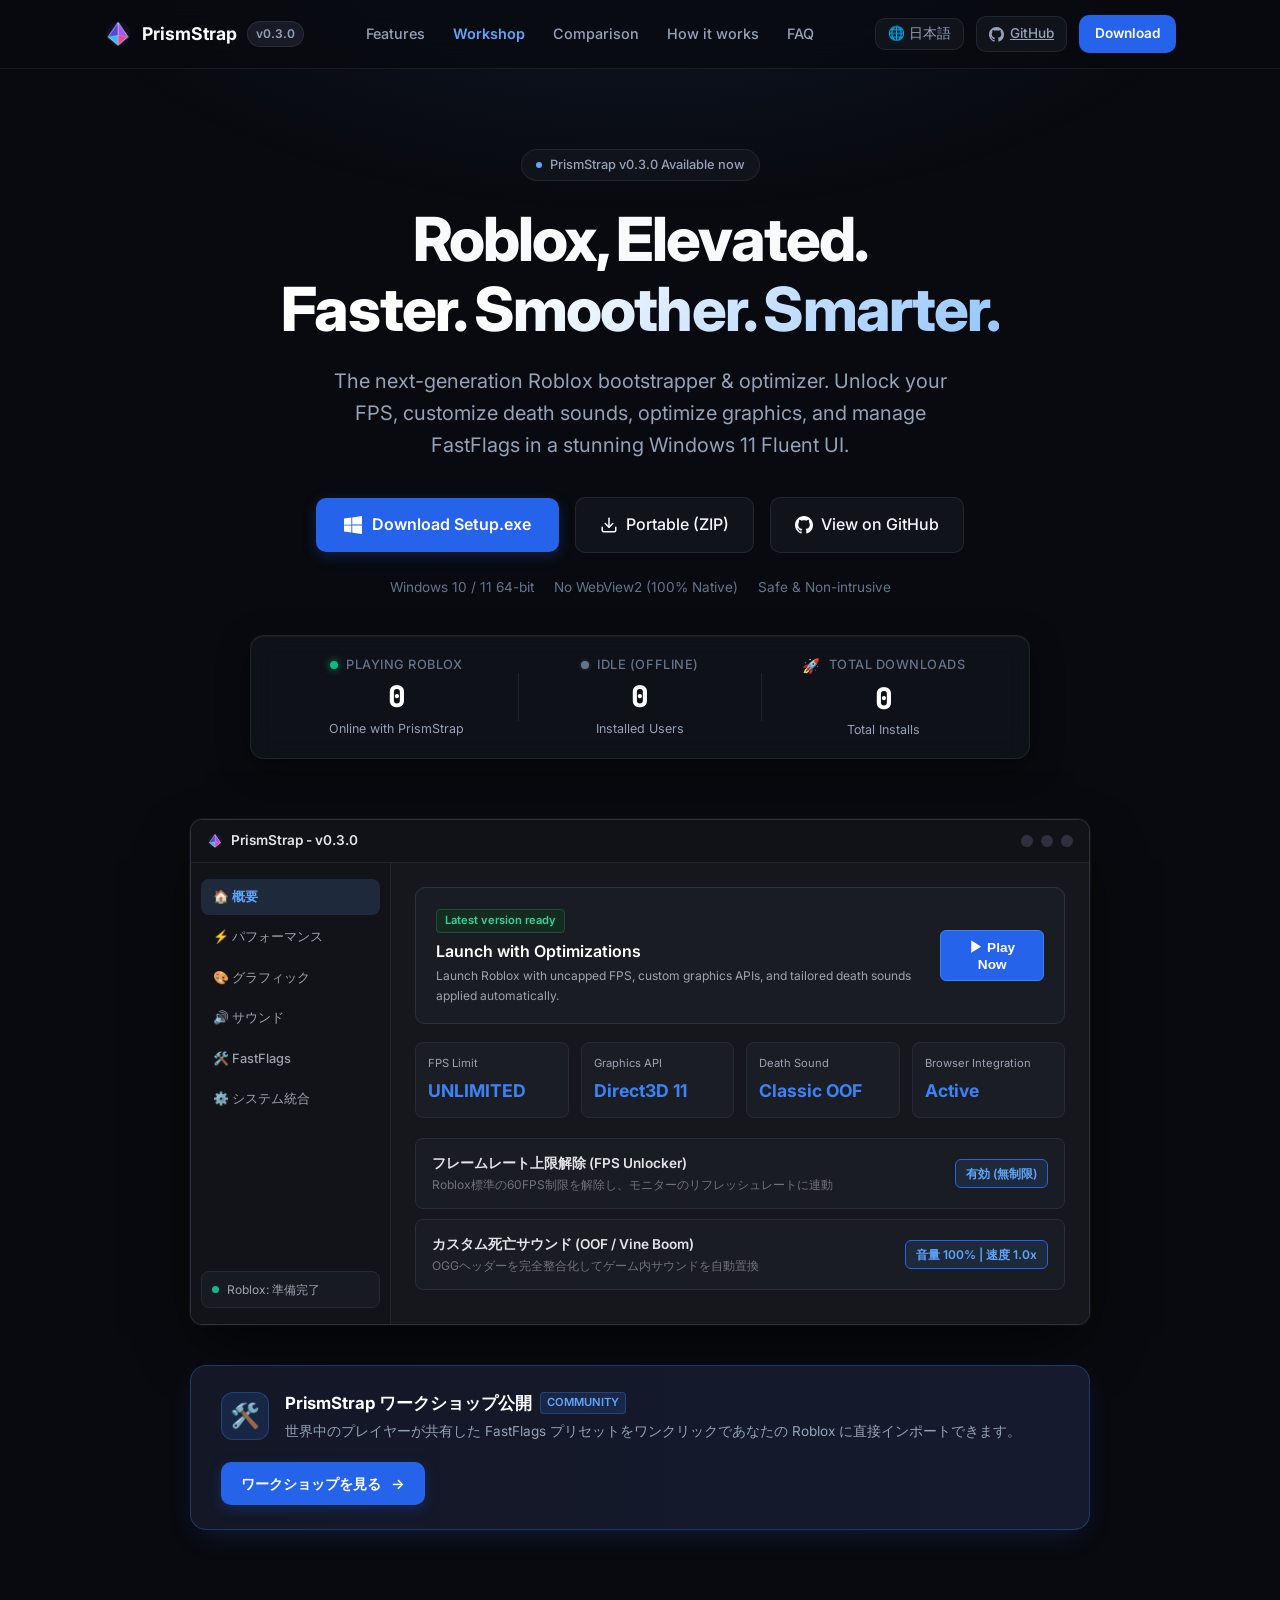
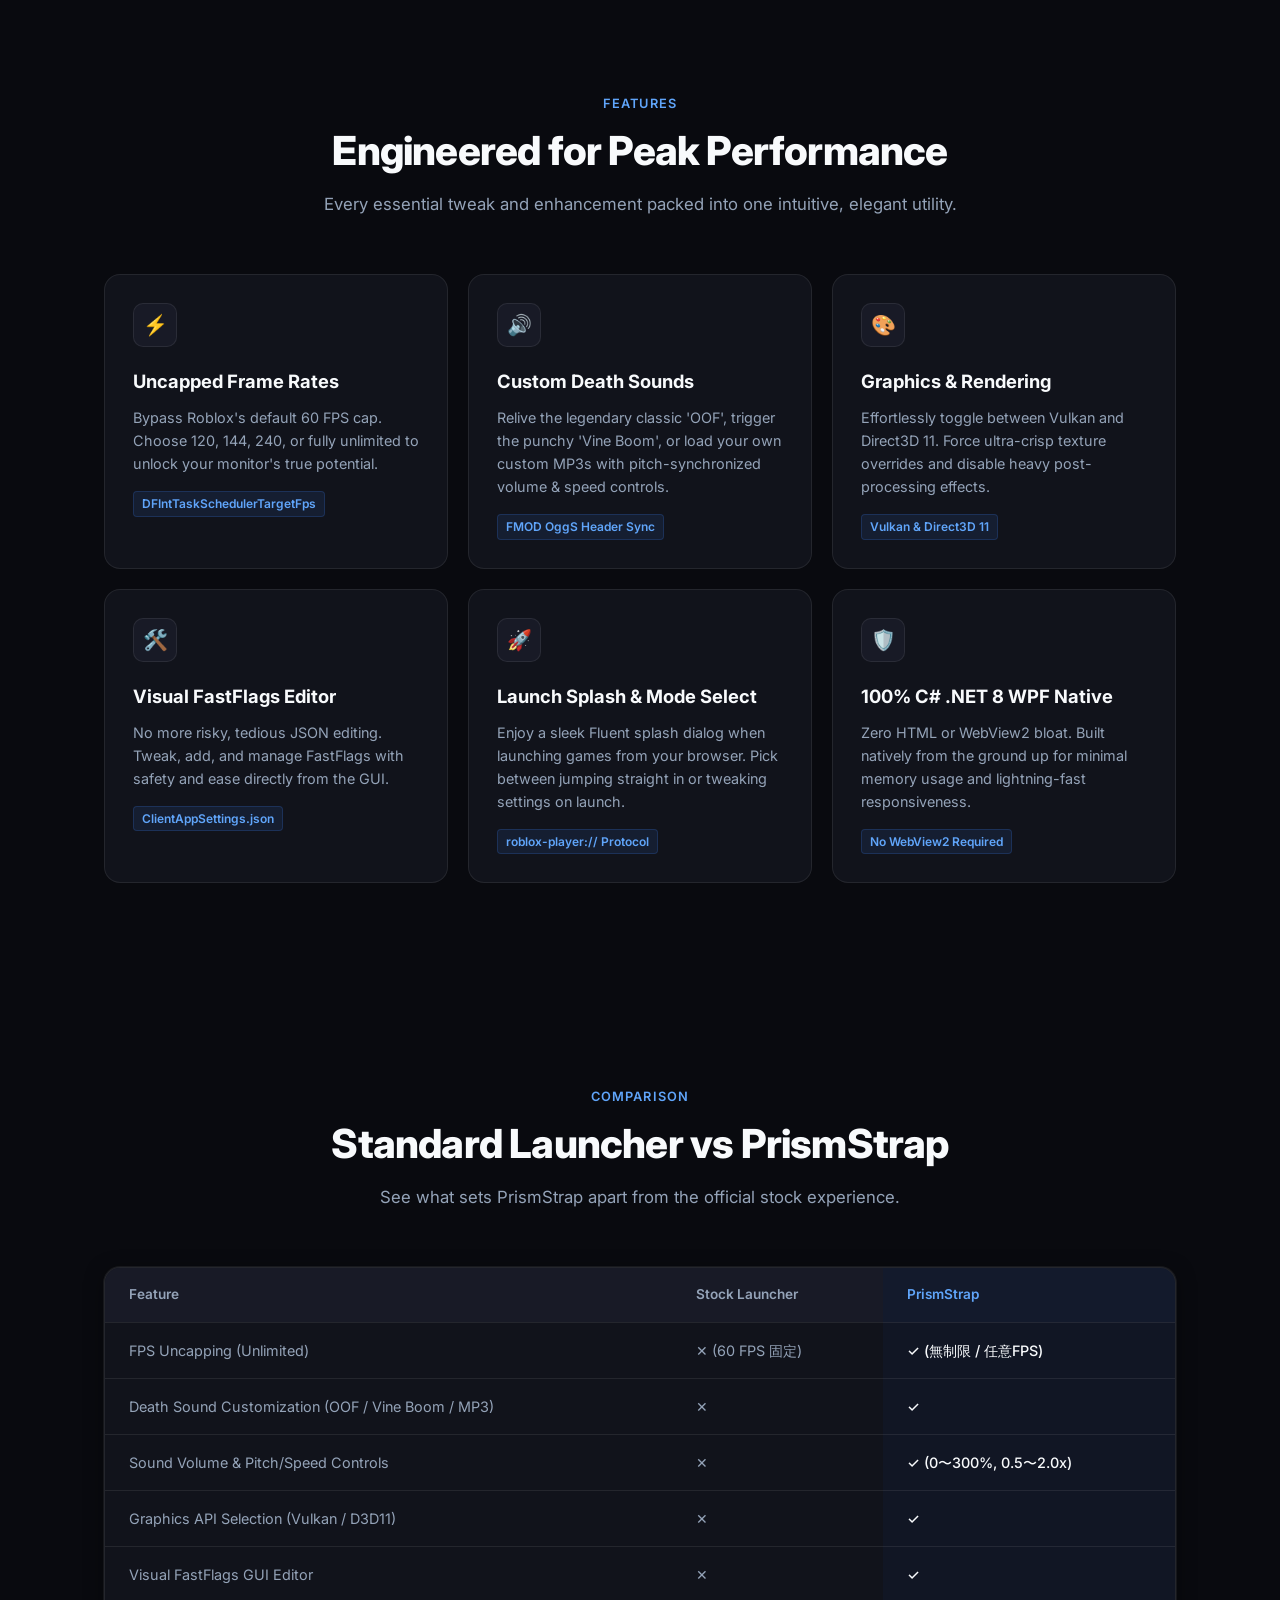
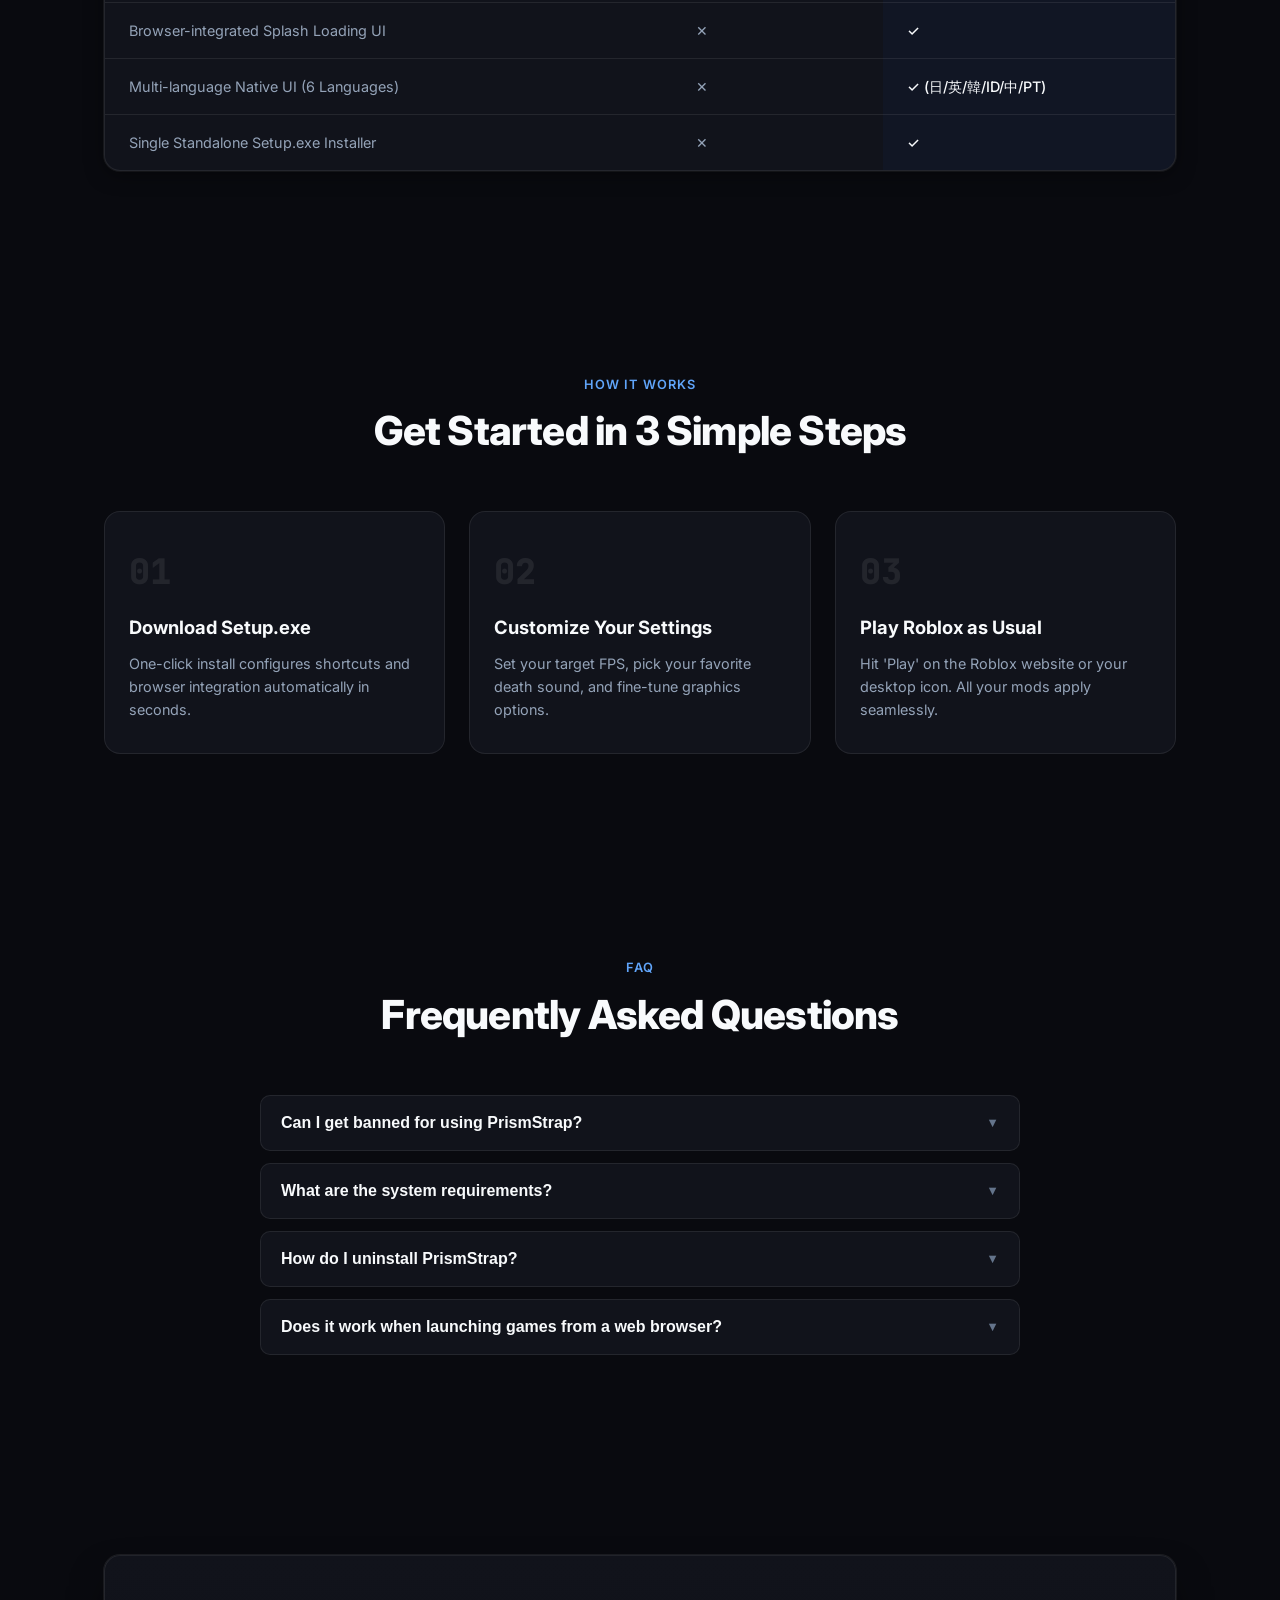
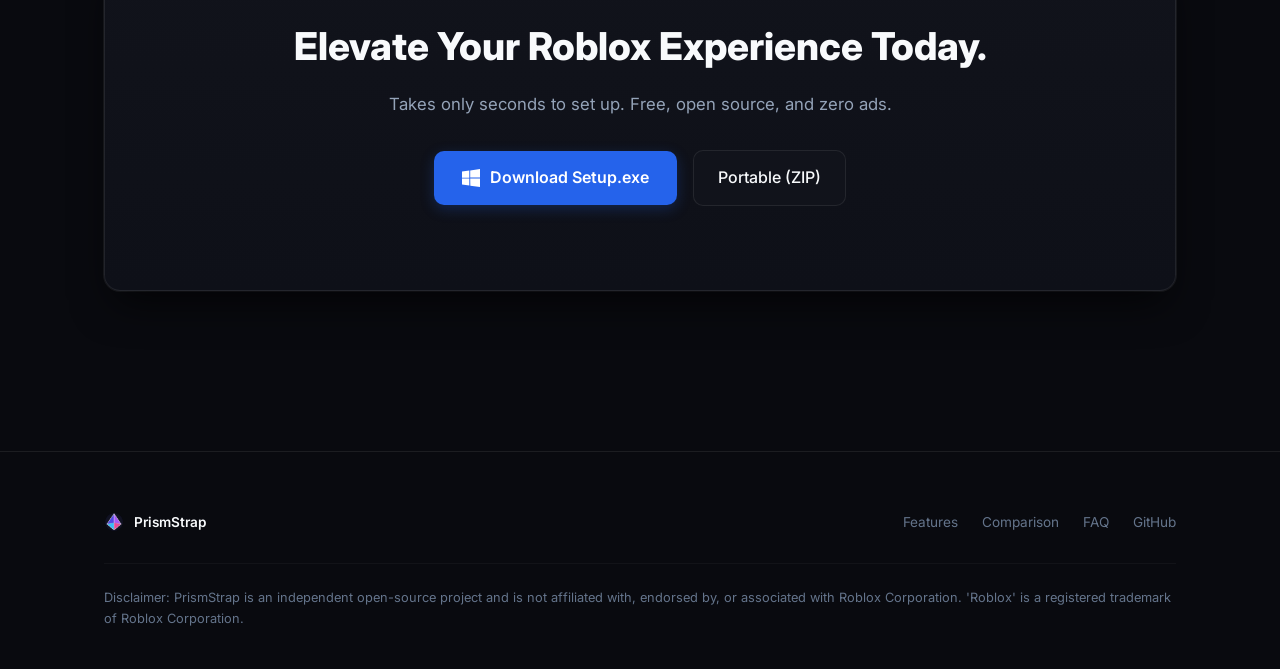
<file: website/index.html>
<!DOCTYPE html>
<html lang="ja">
<head>
  <meta charset="UTF-8">
  <meta name="viewport" content="width=device-width, initial-scale=1.0">
  <title>PrismStrap - 次世代のRobloxブートストラッパー &amp; 最適化ツール</title>
  <meta name="description" content="Robloxのための次世代ブートストラッパー。FPS上限解除、カスタム死亡サウンド、グラフィック最適化、FastFlagsエディターを美しいWindows 11 Fluent UIで。">
  <link rel="icon" type="image/png" href="assets/icon.png">
  <link rel="preconnect" href="https://fonts.googleapis.com">
  <link rel="preconnect" href="https://fonts.gstatic.com" crossorigin>
  <link href="https://fonts.googleapis.com/css2?family=Inter:wght@400;500;600;700;800&family=JetBrains+Mono:wght@500;700&display=swap" rel="stylesheet">
  <link rel="stylesheet" href="styles.css">
</head>
<body>

  <!-- Ambient Glow Effect -->
  <div class="bg-glow"></div>

  <!-- Navigation -->
  <nav class="navbar">
    <div class="container nav-container">
      <a href="#" class="nav-brand">
        <img src="assets/icon.png" alt="PrismStrap Logo" class="nav-logo">
        <span>PrismStrap</span>
        <span class="version-tag">v0.3.0</span>
      </a>

      <ul class="nav-links">
        <li><a href="#features" class="nav-link" data-i18n="navFeatures">機能</a></li>
        <li><a href="workshop.html" class="nav-link" style="color: #60A5FA; font-weight: 600;" data-i18n="navWorkshop">ワークショップ</a></li>
        <li><a href="#comparison" class="nav-link" data-i18n="navComparison">比較</a></li>
        <li><a href="#how-it-works" class="nav-link" data-i18n="navHow">導入方法</a></li>
        <li><a href="#faq" class="nav-link" data-i18n="navFaq">よくある質問</a></li>
      </ul>

      <div class="nav-actions">
        <button id="btnLang" class="btn-lang" title="Switch Language">🌐 English</button>
        <a href="https://github.com/ryusan5300-gif/PrismStrap" target="_blank" rel="noopener noreferrer" class="btn-lang" title="GitHub Repository" style="display: inline-flex; align-items: center; gap: 6px;">
          <svg width="15" height="15" viewBox="0 0 24 24" fill="currentColor"><path d="M12 0C5.37 0 0 5.37 0 12c0 5.31 3.435 9.795 8.205 11.385.6.105.825-.255.825-.57 0-.285-.015-1.23-.015-2.235-3.015.555-3.795-.735-4.035-1.41-.135-.345-.72-1.41-1.23-1.695-.42-.225-1.02-.78-.015-.795.945-.015 1.62.87 1.845 1.23 1.08 1.815 2.805 1.305 3.495.99.105-.78.42-1.305.765-1.605-2.67-.3-5.46-1.335-5.46-5.925 0-1.305.465-2.385 1.23-3.225-.12-.3-.54-1.53.12-3.18 0 0 1.005-.315 3.3 1.23.96-.27 1.98-.405 3-.405s2.04.135 3 .405c2.295-1.56 3.3-1.23 3.3-1.23.66 1.65.24 2.88.12 3.18.765.84 1.23 1.905 1.23 3.225 0 4.605-2.805 5.625-5.475 5.925.435.375.81 1.095.81 2.22 0 1.605-.015 2.895-.015 3.3 0 .315.225.69.825.57A12.02 12.02 0 0024 12c0-6.63-5.37-12-12-12z"/></svg>
          GitHub
        </a>
        <a href="https://github.com/ryusan5300-gif/PrismStrap/releases/download/v0.3.0/Setup.exe" class="btn-download-sm" data-i18n="navDownload">ダウンロード</a>
      </div>
    </div>
  </nav>

  <!-- Hero Section -->
  <header class="hero">
    <div class="container">
      <div class="badge-announcement">
        <span class="badge-dot"></span>
        <span data-i18n="badgeAnnouncement">PrismStrap v0.3.0 正式リリース</span>
      </div>

      <h1 class="hero-title" data-i18n="heroTitle">
        Roblox を、もっと自由に。<br>
        <span class="text-gradient">美しく、軽快に。</span>
      </h1>

      <p class="hero-subtitle" data-i18n="heroSubtitle">
        次世代の Roblox ブートストラッパー &amp; 最適化ツール。FPS上限解除、カスタム死亡サウンド、グラフィック最適化、FastFlagsエディターを、美しい Windows 11 Fluent UI で。
      </p>

      <div class="hero-cta">
        <a href="https://github.com/ryusan5300-gif/PrismStrap/releases/download/v0.3.0/Setup.exe" class="btn-primary">
          <svg width="18" height="18" viewBox="0 0 24 24" fill="currentColor"><path d="M0 3.449L9.75 2.1v9.451H0m10.949-9.602L24 0v11.4H10.949M0 12.6h9.75v9.451L0 20.699M10.949 12.6H24V24l-12.9-1.801"/></svg>
          <span data-i18n="btnDownloadSetup">Setup.exe をダウンロード</span>
        </a>

        <a href="https://github.com/ryusan5300-gif/PrismStrap/releases/download/v0.3.0/PrismStrap-v0.3.0-Windows.zip" class="btn-secondary">
          <svg width="18" height="18" viewBox="0 0 24 24" fill="none" stroke="currentColor" stroke-width="2" stroke-linecap="round" stroke-linejoin="round"><path d="M21 15v4a2 2 0 0 1-2 2H5a2 2 0 0 1-2-2v-4"/><polyline points="7 10 12 15 17 10"/><line x1="12" y1="15" x2="12" y2="3"/></svg>
          <span data-i18n="btnDownloadZip">ポータブル版 (ZIP)</span>
        </a>

        <a href="https://github.com/ryusan5300-gif/PrismStrap" target="_blank" rel="noopener noreferrer" class="btn-secondary">
          <svg width="18" height="18" viewBox="0 0 24 24" fill="currentColor"><path d="M12 0C5.37 0 0 5.37 0 12c0 5.31 3.435 9.795 8.205 11.385.6.105.825-.255.825-.57 0-.285-.015-1.23-.015-2.235-3.015.555-3.795-.735-4.035-1.41-.135-.345-.72-1.41-1.23-1.695-.42-.225-1.02-.78-.015-.795.945-.015 1.62.87 1.845 1.23 1.08 1.815 2.805 1.305 3.495.99.105-.78.42-1.305.765-1.605-2.67-.3-5.46-1.335-5.46-5.925 0-1.305.465-2.385 1.23-3.225-.12-.3-.54-1.53.12-3.18 0 0 1.005-.315 3.3 1.23.96-.27 1.98-.405 3-.405s2.04.135 3 .405c2.295-1.56 3.3-1.23 3.3-1.23.66 1.65.24 2.88.12 3.18.765.84 1.23 1.905 1.23 3.225 0 4.605-2.805 5.625-5.475 5.925.435.375.81 1.095.81 2.22 0 1.605-.015 2.895-.015 3.3 0 .315.225.69.825.57A12.02 12.02 0 0024 12c0-6.63-5.37-12-12-12z"/></svg>
          <span data-i18n="btnGithub">GitHub で見る</span>
        </a>
      </div>

      <div class="hero-meta">
        <span data-i18n="metaReq">✓ Windows 10 / 11 64bit 対応</span>
        <span data-i18n="metaNoWebview">✓ WebView2 不要 (100% Native)</span>
        <span data-i18n="metaSafe">✓ クライアント改造なしで安全</span>
      </div>

      <!-- Live Player Activity & Download Stats -->
      <div class="live-stats-bar">
        <div class="live-stat-card">
          <div class="live-stat-header">
            <span class="pulse-indicator pulse-green"></span>
            <span data-i18n="statOnlinePlayers">Roblox プレイ中</span>
          </div>
          <div class="live-stat-value" id="liveOnlineCount">0</div>
          <div class="live-stat-sub" data-i18n="statOnlineSub">PrismStrap でオンライン</div>
        </div>

        <div class="live-stat-divider"></div>

        <div class="live-stat-card">
          <div class="live-stat-header">
            <span class="pulse-indicator pulse-gray"></span>
            <span data-i18n="statOfflinePlayers">待機中 (オフライン)</span>
          </div>
          <div class="live-stat-value" id="liveOfflineCount">0</div>
          <div class="live-stat-sub" data-i18n="statOfflineSub">インストール済みユーザー</div>
        </div>

        <div class="live-stat-divider"></div>

        <div class="live-stat-card">
          <div class="live-stat-header">
            <span style="font-size: 0.9rem;">🚀</span>
            <span data-i18n="statDownloads">総ダウンロード数</span>
          </div>
          <div class="live-stat-value" id="liveDownloadCount">0</div>
          <div class="live-stat-sub" data-i18n="statDownloadSub">累計インストール</div>
        </div>
      </div>

      <!-- App Window Mockup -->
      <div class="app-preview-container">
        <div class="app-window">
          <!-- Title Bar -->
          <div class="window-titlebar">
            <div class="window-title">
              <img src="assets/icon.png" width="16" height="16" alt="Icon">
              <span>PrismStrap - v0.3.0</span>
            </div>
            <div class="window-controls">
              <div class="control-btn"></div>
              <div class="control-btn"></div>
              <div class="control-btn"></div>
            </div>
          </div>

          <!-- Window Content -->
          <div class="window-body">
            <!-- Sidebar -->
            <div class="mock-sidebar">
              <div class="sidebar-nav">
                <div class="nav-item active">🏠 概要</div>
                <div class="nav-item">⚡ パフォーマンス</div>
                <div class="nav-item">🎨 グラフィック</div>
                <div class="nav-item">🔊 サウンド</div>
                <div class="nav-item">🛠️ FastFlags</div>
                <div class="nav-item">⚙️ システム統合</div>
              </div>
              <div class="sidebar-status">
                <div class="status-indicator"></div>
                <span>Roblox: 準備完了</span>
              </div>
            </div>

            <!-- Main Panel -->
            <div class="mock-main">
              <!-- Banner -->
              <div class="mock-hero-banner">
                <div>
                  <span class="banner-badge" data-i18n="previewReadyBadge">最新バージョン利用可能</span>
                  <div class="banner-title" data-i18n="previewHeroTitle">最適化設定を適用して起動</div>
                  <div class="banner-desc" data-i18n="previewHeroDesc">FPS上限解除や指定したグラフィックス設定・死亡サウンドを反映した状態でRobloxを立ち上げます。</div>
                </div>
                <button class="mock-btn-launch" data-i18n="previewBtnPlay">▶ 今すぐプレイ</button>
              </div>

              <!-- 4 Metrics -->
              <div class="mock-metrics">
                <div class="metric-card">
                  <div class="metric-label" data-i18n="previewStatFps">FPS上限</div>
                  <div class="metric-val">UNLIMITED</div>
                </div>
                <div class="metric-card">
                  <div class="metric-label" data-i18n="previewStatGfx">グラフィックAPI</div>
                  <div class="metric-val">Direct3D 11</div>
                </div>
                <div class="metric-card">
                  <div class="metric-label" data-i18n="previewStatSound">死亡サウンド</div>
                  <div class="metric-val">Classic OOF</div>
                </div>
                <div class="metric-card">
                  <div class="metric-label" data-i18n="previewStatProtocol">ブラウザ連携</div>
                  <div class="metric-val">Active</div>
                </div>
              </div>

              <!-- Settings Rows -->
              <div class="mock-settings-row">
                <div>
                  <div class="setting-title">フレームレート上限解除 (FPS Unlocker)</div>
                  <div class="setting-desc">Roblox標準の60FPS制限を解除し、モニターのリフレッシュレートに連動</div>
                </div>
                <span class="mock-badge-active">有効 (無制限)</span>
              </div>

              <div class="mock-settings-row">
                <div>
                  <div class="setting-title">カスタム死亡サウンド (OOF / Vine Boom)</div>
                  <div class="setting-desc">OGGヘッダーを完全整合化してゲーム内サウンドを自動置換</div>
                </div>
                <span class="mock-badge-active">音量 100% | 速度 1.0x</span>
              </div>
            </div>
          </div>
        </div>
      <!-- Workshop Showcase Banner -->
      <div style="margin-top: 40px; background: linear-gradient(90deg, #131726 0%, #151A2E 100%); border: 1px solid rgba(59, 130, 246, 0.3); border-radius: var(--radius-lg); padding: 24px 30px; display: flex; align-items: center; justify-content: space-between; flex-wrap: wrap; gap: 20px; box-shadow: 0 10px 30px -10px rgba(37, 99, 235, 0.25);">
        <div style="display: flex; align-items: center; gap: 16px; text-align: left;">
          <div style="width: 48px; height: 48px; border-radius: 12px; background: rgba(59, 130, 246, 0.15); border: 1px solid rgba(59, 130, 246, 0.3); display: flex; align-items: center; justify-content: center; font-size: 1.5rem;">
            🛠️
          </div>
          <div>
            <div style="display: flex; align-items: center; gap: 8px; margin-bottom: 4px;">
              <span style="font-size: 1.05rem; font-weight: 700; color: #FFFFFF;">PrismStrap ワークショップ公開</span>
              <span style="font-size: 0.7rem; font-weight: 600; color: #60A5FA; background: rgba(59, 130, 246, 0.15); border: 1px solid rgba(59, 130, 246, 0.3); padding: 1px 6px; border-radius: 4px;">COMMUNITY</span>
            </div>
            <p style="font-size: 0.85rem; color: #94A3B8; margin: 0;">世界中のプレイヤーが共有した FastFlags プリセットをワンクリックであなたの Roblox に直接インポートできます。</p>
          </div>
        </div>

        <a href="workshop.html" class="btn-primary" style="padding: 10px 20px; font-size: 0.9rem;">
          <span>ワークショップを見る</span>
          <span>→</span>
        </a>
      </div>
    </div>
  </header>

  <!-- Features Section -->
  <section id="features" class="section">
    <div class="container">
      <div class="section-header">
        <span class="section-tag" data-i18n="secFeaturesTag">FEATURES</span>
        <h2 class="section-title" data-i18n="secFeaturesTitle">ゲームプレイを別次元へ引き上げる機能群</h2>
        <p class="section-desc" data-i18n="secFeaturesDesc">必要なすべての最適化を、ひとつの直感的で洗練されたアプリに凝縮。</p>
      </div>

      <div class="bento-grid">
        <!-- 1. FPS Unlocker -->
        <div class="bento-card">
          <div class="card-icon-wrap">⚡</div>
          <h3 class="card-title" data-i18n="featFpsTitle">FPS 上限解除 (Unlocker)</h3>
          <p class="card-desc" data-i18n="featFpsDesc">Robloxの標準60FPS制限を完全解除。120/144/240FPSや無制限に対応し、高リフレッシュレートモニターの性能を100%発揮します。</p>
          <span class="card-tag">DFIntTaskSchedulerTargetFps</span>
        </div>

        <!-- 2. Custom Death Sounds -->
        <div class="bento-card">
          <div class="card-icon-wrap">🔊</div>
          <h3 class="card-title" data-i18n="featSoundTitle">カスタム死亡時サウンド</h3>
          <p class="card-desc" data-i18n="featSoundDesc">伝説の元祖「OOF」音、迫力の「Vine Boom」、お好みの「カスタムMP3」を自由に設定。再生音量やピッチ連動速度も自在に調整可能。</p>
          <span class="card-tag">FMOD OggS Header Sync</span>
        </div>

        <!-- 3. Graphics & Rendering -->
        <div class="bento-card">
          <div class="card-icon-wrap">🎨</div>
          <h3 class="card-title" data-i18n="featGfxTitle">グラフィック &amp; レンダリング</h3>
          <p class="card-desc" data-i18n="featGfxDesc">Direct3D 11 や Vulkan をワンクリック選択。高解像度テクスチャの強制適用や不要なポストエフェクトの削減で軽快な描画を実現。</p>
          <span class="card-tag">Vulkan &amp; Direct3D 11</span>
        </div>

        <!-- 4. Visual FastFlags -->
        <div class="bento-card">
          <div class="card-icon-wrap">🛠️</div>
          <h3 class="card-title" data-i18n="featFlagsTitle">ビジュアル FastFlags エディター</h3>
          <p class="card-desc" data-i18n="featFlagsDesc">危険で面倒な JSON 手動編集は不要。安全な GUI からフラグの追加・変更・削除をリアルタイムに行えます。</p>
          <span class="card-tag">ClientAppSettings.json</span>
        </div>

        <!-- 5. Launch Splash & Mode Select -->
        <div class="bento-card">
          <div class="card-icon-wrap">🚀</div>
          <h3 class="card-title" data-i18n="featLaunchTitle">洗練されたロードUI &amp; モード選択</h3>
          <p class="card-desc" data-i18n="featLaunchDesc">ブラウザからの起動時も美しいスプラッシュダイアログを表示。起動時に「Robloxをプレイ」か「設定を開く」かを素早く選べます。</p>
          <span class="card-tag">roblox-player:// Protocol</span>
        </div>

        <!-- 6. 100% Native WPF -->
        <div class="bento-card">
          <div class="card-icon-wrap">🛡️</div>
          <h3 class="card-title" data-i18n="featNativeTitle">100% C# .NET 8 WPF ネイティブ</h3>
          <p class="card-desc" data-i18n="featNativeDesc">HTML/WebView2/ブラウザ依存を一切排除。純粋なネイティブコードでビルドされ、極めて軽量かつ超高速に応答します。</p>
          <span class="card-tag">No WebView2 Required</span>
        </div>
      </div>
    </div>
  </section>

  <!-- Comparison Section -->
  <section id="comparison" class="section">
    <div class="container">
      <div class="section-header">
        <span class="section-tag" data-i18n="secCompTag">COMPARISON</span>
        <h2 class="section-title" data-i18n="secCompTitle">標準ランチャーとの違い</h2>
        <p class="section-desc" data-i18n="secCompDesc">標準のRobloxランチャーでは味わえない、究極のカスタマイズ性と快適性。</p>
      </div>

      <div class="comparison-wrap">
        <table class="comparison-table">
          <thead>
            <tr>
              <th data-i18n="compColFeature">機能 / 項目</th>
              <th data-i18n="compColStandard">標準ランチャー</th>
              <th class="col-highlight" data-i18n="compColPrism">PrismStrap</th>
            </tr>
          </thead>
          <tbody>
            <tr>
              <td data-i18n="compRow1">FPS 制限解除 (無制限)</td>
              <td class="cross">✕ (60 FPS 固定)</td>
              <td class="col-highlight check">✓ (無制限 / 任意FPS)</td>
            </tr>
            <tr>
              <td data-i18n="compRow2">死亡サウンド変更 (OOF/Vine Boom/MP3)</td>
              <td class="cross">✕</td>
              <td class="col-highlight check">✓</td>
            </tr>
            <tr>
              <td data-i18n="compRow3">サウンドの音量・再生速度調整</td>
              <td class="cross">✕</td>
              <td class="col-highlight check">✓ (0〜300%, 0.5〜2.0x)</td>
            </tr>
            <tr>
              <td data-i18n="compRow4">グラフィック API 選択 (Vulkan/D3D11)</td>
              <td class="cross">✕</td>
              <td class="col-highlight check">✓</td>
            </tr>
            <tr>
              <td data-i18n="compRow5">FastFlags ビジュアル編集</td>
              <td class="cross">✕</td>
              <td class="col-highlight check">✓</td>
            </tr>
            <tr>
              <td data-i18n="compRow6">ブラウザ連携スプラッシュロードUI</td>
              <td class="cross">✕</td>
              <td class="col-highlight check">✓</td>
            </tr>
            <tr>
              <td data-i18n="compRow7">多言語ネイティブUI (6言語)</td>
              <td class="cross">✕</td>
              <td class="col-highlight check">✓ (日/英/韓/ID/中/PT)</td>
            </tr>
            <tr>
              <td data-i18n="compRow8">単一スタンドアロン Setup.exe</td>
              <td class="cross">✕</td>
              <td class="col-highlight check">✓</td>
            </tr>
          </tbody>
        </table>
      </div>
    </div>
  </section>

  <!-- How It Works Section -->
  <section id="how-it-works" class="section">
    <div class="container">
      <div class="section-header">
        <span class="section-tag" data-i18n="secStepsTag">HOW IT WORKS</span>
        <h2 class="section-title" data-i18n="secStepsTitle">導入はわずか3ステップ</h2>
      </div>

      <div class="steps-grid">
        <div class="step-card">
          <div class="step-num">01</div>
          <h3 class="step-title" data-i18n="step1Title">Setup.exe をダウンロード</h3>
          <p class="step-desc" data-i18n="step1Desc">ワンクリックでインストールが完了。ショートカットやブラウザ連携も自動で構成されます。</p>
        </div>

        <div class="step-card">
          <div class="step-num">02</div>
          <h3 class="step-title" data-i18n="step2Title">好みに合わせて最適化を設定</h3>
          <p class="step-desc" data-i18n="step2Desc">FPS上限や死亡サウンド、グラフィック設定をお好みに合わせてカスタマイズ。</p>
        </div>

        <div class="step-card">
          <div class="step-num">03</div>
          <h3 class="step-title" data-i18n="step3Title">いつも通り Roblox をプレイ</h3>
          <p class="step-desc" data-i18n="step3Desc">ブラウザやデスクトップからゲームを起動するだけで、すべての最適化が自動適用されます。</p>
        </div>
      </div>
    </div>
  </section>

  <!-- FAQ Section -->
  <section id="faq" class="section">
    <div class="container">
      <div class="section-header">
        <span class="section-tag" data-i18n="secFaqTag">FAQ</span>
        <h2 class="section-title" data-i18n="secFaqTitle">よくある質問</h2>
      </div>

      <div class="faq-wrap">
        <div class="faq-item">
          <button class="faq-question">
            <span data-i18n="faq1Q">PrismStrap を使用してアカウントが BAN される心配はありますか？</span>
            <span class="faq-arrow">▼</span>
          </button>
          <div class="faq-answer">
            <p data-i18n="faq1A">心配ありません。PrismStrap はゲームのメモリ改変やチート行為を一切行いません。Roblox公式が提供している ClientSettings (FastFlags) やオーディオアセットの安全な構成のみを行うため、規約に違反せず安全にご利用いただけます。</p>
          </div>
        </div>

        <div class="faq-item">
          <button class="faq-question">
            <span data-i18n="faq2Q">動作に必要な環境やシステム要件は？</span>
            <span class="faq-arrow">▼</span>
          </button>
          <div class="faq-answer">
            <p data-i18n="faq2A">Windows 10 / 11 (64bit) に対応しています。.NET 8 ランタイム環境で動作し、WebView2 などの重い外部コンポーネントは不要です。</p>
          </div>
        </div>

        <div class="faq-item">
          <button class="faq-question">
            <span data-i18n="faq3Q">アンインストールはどのように行いますか？</span>
            <span class="faq-arrow">▼</span>
          </button>
          <div class="faq-answer">
            <p data-i18n="faq3A">Windows の「設定」>「アプリ」>「インストールされているアプリ」から、通常のアプリと同様にワンクリックで完全にアンインストール可能です。</p>
          </div>
        </div>

        <div class="faq-item">
          <button class="faq-question">
            <span data-i18n="faq4Q">ブラウザからRobloxを起動した時も適用されますか？</span>
            <span class="faq-arrow">▼</span>
          </button>
          <div class="faq-answer">
            <p data-i18n="faq4A">はい！インストーラーで「ブラウザ連携」を有効にしておくことで、RobloxのWebサイト上の「Play」ボタンをクリックした際も PrismStrap が自動起動し、すべての最適化が反映されます。</p>
          </div>
        </div>
      </div>
    </div>
  </section>

  <!-- Final CTA Section -->
  <section id="download" class="section">
    <div class="container">
      <div class="cta-banner">
        <h2 class="cta-title" data-i18n="ctaTitle">今すぐ、最高の Roblox 体験を。</h2>
        <p class="cta-desc" data-i18n="ctaDesc">セットアップは数秒。完全に無料で、広告もありません。</p>
        
        <div class="hero-cta">
          <a href="https://github.com/ryusan5300-gif/PrismStrap/releases/download/v0.3.0/Setup.exe" class="btn-primary">
            <svg width="18" height="18" viewBox="0 0 24 24" fill="currentColor"><path d="M0 3.449L9.75 2.1v9.451H0m10.949-9.602L24 0v11.4H10.949M0 12.6h9.75v9.451L0 20.699M10.949 12.6H24V24l-12.9-1.801"/></svg>
            <span data-i18n="btnDownloadSetup">Setup.exe をダウンロード</span>
          </a>
          <a href="https://github.com/ryusan5300-gif/PrismStrap/releases/download/v0.3.0/PrismStrap-v0.3.0-Windows.zip" class="btn-secondary">
            <span data-i18n="btnDownloadZip">ポータブル版 (ZIP)</span>
          </a>
        </div>
      </div>
    </div>
  </section>

  <!-- Footer -->
  <footer class="footer">
    <div class="container">
      <div class="footer-top">
        <div class="footer-brand">
          <img src="assets/icon.png" width="20" height="20" alt="Logo">
          <span>PrismStrap</span>
        </div>
        <div class="footer-links">
          <a href="#features" class="footer-link" data-i18n="navFeatures">機能</a>
          <a href="#comparison" class="footer-link" data-i18n="navComparison">比較</a>
          <a href="#faq" class="footer-link" data-i18n="navFaq">FAQ</a>
          <a href="https://github.com/ryusan5300-gif/PrismStrap" target="_blank" rel="noopener noreferrer" class="footer-link">GitHub</a>
        </div>
      </div>
      <div class="footer-disclaimer" data-i18n="footerDisclaimer">
        免責事項: PrismStrap は独立したオープンソースプロジェクトであり、Roblox Corporation との提携、承認、関連付けは一切ありません。「Roblox」は Roblox Corporation の登録商標です。
      </div>
    </div>
  </footer>

  <script src="script.js"></script>
</body>
</html>
</file>
<file: website/styles.css>
/* ==========================================================================
   PrismStrap Official Website - Modern Minimalist Dark Theme
   ========================================================================== */

:root {
  --bg-base: #090A0F;
  --bg-surface: #11131B;
  --bg-surface-elevated: #181A26;
  --bg-surface-hover: #202332;
  --border-subtle: rgba(255, 255, 255, 0.08);
  --border-strong: rgba(255, 255, 255, 0.16);
  --border-accent: rgba(59, 130, 246, 0.4);
  
  --text-primary: #F8FAFC;
  --text-secondary: #94A3B8;
  --text-muted: #64748B;
  
  --accent-primary: #2563EB;
  --accent-hover: #1D4ED8;
  --accent-light: #60A5FA;
  --accent-glow: rgba(37, 99, 235, 0.25);
  
  --success: #10B981;
  --success-bg: rgba(16, 185, 129, 0.1);
  --success-border: rgba(16, 185, 129, 0.25);

  --font-sans: 'Inter', -apple-system, BlinkMacSystemFont, "Segoe UI", Roboto, Helvetica, Arial, sans-serif;
  --font-mono: 'JetBrains Mono', Consolas, SFMono-Regular, Menlo, monospace;

  --radius-sm: 6px;
  --radius-md: 10px;
  --radius-lg: 16px;
  --radius-full: 9999px;

  --shadow-card: 0 4px 20px -2px rgba(0, 0, 0, 0.5), 0 0 0 1px var(--border-subtle);
  --shadow-elevated: 0 20px 40px -10px rgba(0, 0, 0, 0.7), 0 0 0 1px var(--border-subtle);
}

* {
  margin: 0;
  padding: 0;
  box-sizing: border-box;
}

html {
  font-family: var(--font-sans);
  background-color: var(--bg-base);
  color: var(--text-primary);
  scroll-behavior: smooth;
  -webkit-font-smoothing: antialiased;
}

body {
  overflow-x: hidden;
  line-height: 1.6;
}

/* Background Subtle Gradient */
.bg-glow {
  position: fixed;
  top: 0;
  left: 50%;
  transform: translateX(-50%);
  width: 100vw;
  height: 600px;
  background: radial-gradient(ellipse 70% 450px at 50% -100px, rgba(59, 130, 246, 0.12), transparent 70%);
  pointer-events: none;
  z-index: -1;
}

/* Container */
.container {
  width: 100%;
  max-width: 1120px;
  margin: 0 auto;
  padding: 0 24px;
}

/* --------------------------------------------------------------------------
   Navigation
   -------------------------------------------------------------------------- */
.navbar {
  position: sticky;
  top: 0;
  width: 100%;
  z-index: 100;
  background: rgba(9, 10, 15, 0.75);
  backdrop-filter: blur(16px);
  -webkit-backdrop-filter: blur(16px);
  border-bottom: 1px solid var(--border-subtle);
  transition: border-color 0.2s ease;
}

.nav-container {
  display: flex;
  align-items: center;
  justify-content: space-between;
  height: 68px;
}

.nav-brand {
  display: flex;
  align-items: center;
  gap: 10px;
  text-decoration: none;
  color: var(--text-primary);
  font-weight: 700;
  font-size: 1.1rem;
}

.nav-logo {
  width: 28px;
  height: 28px;
  border-radius: 6px;
}

.version-tag {
  font-size: 0.75rem;
  font-weight: 600;
  color: var(--text-secondary);
  background: var(--bg-surface-elevated);
  border: 1px solid var(--border-subtle);
  padding: 2px 8px;
  border-radius: var(--radius-full);
}

.nav-links {
  display: flex;
  align-items: center;
  gap: 28px;
  list-style: none;
}

.nav-link {
  color: var(--text-secondary);
  text-decoration: none;
  font-size: 0.9rem;
  font-weight: 500;
  transition: color 0.2s ease;
}

.nav-link:hover {
  color: var(--text-primary);
}

.nav-actions {
  display: flex;
  align-items: center;
  gap: 12px;
}

.btn-lang {
  display: flex;
  align-items: center;
  gap: 6px;
  background: var(--bg-surface);
  border: 1px solid var(--border-subtle);
  color: var(--text-secondary);
  padding: 6px 12px;
  border-radius: var(--radius-md);
  font-size: 0.85rem;
  font-weight: 500;
  cursor: pointer;
  transition: all 0.2s ease;
}

.btn-lang:hover {
  background: var(--bg-surface-hover);
  color: var(--text-primary);
  border-color: var(--border-strong);
}

.btn-download-sm {
  background: var(--accent-primary);
  color: #ffffff;
  padding: 8px 16px;
  border-radius: var(--radius-md);
  text-decoration: none;
  font-size: 0.85rem;
  font-weight: 600;
  transition: background 0.2s ease, transform 0.1s ease;
}

.btn-download-sm:hover {
  background: var(--accent-hover);
}

/* --------------------------------------------------------------------------
   Hero Section
   -------------------------------------------------------------------------- */
.hero {
  padding: 80px 0 60px;
  text-align: center;
}

.badge-announcement {
  display: inline-flex;
  align-items: center;
  gap: 8px;
  background: var(--bg-surface);
  border: 1px solid var(--border-subtle);
  padding: 5px 14px;
  border-radius: var(--radius-full);
  font-size: 0.8rem;
  font-weight: 500;
  color: var(--text-secondary);
  margin-bottom: 24px;
  transition: border-color 0.2s ease;
}

.badge-announcement:hover {
  border-color: var(--border-strong);
}

.badge-dot {
  width: 6px;
  height: 6px;
  border-radius: 50%;
  background: var(--accent-light);
}

.hero-title {
  font-size: clamp(2.4rem, 5vw, 3.8rem);
  font-weight: 800;
  letter-spacing: -0.03em;
  line-height: 1.15;
  margin-bottom: 20px;
}

.text-gradient {
  background: linear-gradient(135deg, #FFFFFF 30%, #93C5FD 100%);
  -webkit-background-clip: text;
  -webkit-text-fill-color: transparent;
}

.hero-subtitle {
  font-size: clamp(1.05rem, 2vw, 1.25rem);
  color: var(--text-secondary);
  max-width: 640px;
  margin: 0 auto 36px;
  line-height: 1.6;
}

.hero-cta {
  display: flex;
  align-items: center;
  justify-content: center;
  gap: 16px;
  flex-wrap: wrap;
  margin-bottom: 24px;
}

.btn-primary {
  display: inline-flex;
  align-items: center;
  gap: 10px;
  background: var(--accent-primary);
  color: #ffffff;
  padding: 14px 28px;
  border-radius: var(--radius-md);
  text-decoration: none;
  font-size: 1rem;
  font-weight: 600;
  box-shadow: 0 4px 14px var(--accent-glow);
  transition: all 0.2s ease;
}

.btn-primary:hover {
  background: var(--accent-hover);
  transform: translateY(-1px);
  box-shadow: 0 6px 20px rgba(37, 99, 235, 0.4);
}

.btn-secondary {
  display: inline-flex;
  align-items: center;
  gap: 8px;
  background: var(--bg-surface);
  color: var(--text-primary);
  border: 1px solid var(--border-subtle);
  padding: 14px 24px;
  border-radius: var(--radius-md);
  text-decoration: none;
  font-size: 1rem;
  font-weight: 500;
  transition: all 0.2s ease;
}

.btn-secondary:hover {
  background: var(--bg-surface-hover);
  border-color: var(--border-strong);
}

.hero-meta {
  display: flex;
  align-items: center;
  justify-content: center;
  gap: 20px;
  font-size: 0.85rem;
  color: var(--text-muted);
}

.hero-meta span {
  display: flex;
  align-items: center;
  gap: 6px;
}

/* --------------------------------------------------------------------------
   App Window Mockup (Faithful Native WPF representation)
   -------------------------------------------------------------------------- */
.app-preview-container {
  margin: 60px auto 0;
  max-width: 900px;
  perspective: 1000px;
}

.app-window {
  background: #16171D;
  border-radius: 12px;
  border: 1px solid #2D303B;
  box-shadow: 0 25px 60px -15px rgba(0, 0, 0, 0.8), 0 0 0 1px rgba(255, 255, 255, 0.05);
  overflow: hidden;
  text-align: left;
}

/* Title Bar */
.window-titlebar {
  display: flex;
  align-items: center;
  justify-content: space-between;
  padding: 10px 16px;
  background: #111217;
  border-bottom: 1px solid #23252E;
}

.window-title {
  display: flex;
  align-items: center;
  gap: 8px;
  font-size: 0.85rem;
  font-weight: 600;
  color: #E4E4E7;
}

.window-controls {
  display: flex;
  align-items: center;
  gap: 8px;
}

.control-btn {
  width: 12px;
  height: 12px;
  border-radius: 50%;
  background: #2E313D;
}

/* Window Content (Sidebar + Main) */
.window-body {
  display: grid;
  grid-template-columns: 200px 1fr;
  min-height: 440px;
}

.mock-sidebar {
  background: #121319;
  border-right: 1px solid #23252E;
  padding: 16px 10px;
  display: flex;
  flex-direction: column;
  justify-content: space-between;
}

.sidebar-nav {
  display: flex;
  flex-direction: column;
  gap: 4px;
}

.nav-item {
  display: flex;
  align-items: center;
  gap: 10px;
  padding: 8px 12px;
  border-radius: 8px;
  font-size: 0.8rem;
  font-weight: 500;
  color: #9CA3AF;
  cursor: pointer;
}

.nav-item.active {
  background: #1E293B;
  color: #60A5FA;
  font-weight: 600;
}

.sidebar-status {
  background: #181A22;
  border: 1px solid #262933;
  padding: 8px 10px;
  border-radius: 8px;
  display: flex;
  align-items: center;
  gap: 8px;
  font-size: 0.75rem;
  color: #9CA3AF;
}

.status-indicator {
  width: 7px;
  height: 7px;
  border-radius: 50%;
  background: #10B981;
}

.mock-main {
  padding: 24px;
  background: #16171D;
}

.mock-hero-banner {
  background: #1A1C24;
  border: 1px solid #2E323F;
  border-radius: 10px;
  padding: 18px 20px;
  display: flex;
  align-items: center;
  justify-content: space-between;
  margin-bottom: 18px;
}

.banner-badge {
  font-size: 0.7rem;
  font-weight: 600;
  color: #34D399;
  background: #142B20;
  border: 1px solid #1F4E37;
  padding: 2px 8px;
  border-radius: 4px;
  display: inline-block;
  margin-bottom: 6px;
}

.banner-title {
  font-size: 1rem;
  font-weight: 600;
  color: #FFFFFF;
}

.banner-desc {
  font-size: 0.75rem;
  color: #9CA3AF;
  margin-top: 2px;
}

.mock-btn-launch {
  background: #2563EB;
  border: 1px solid #3B82F6;
  color: #FFFFFF;
  font-weight: 600;
  font-size: 0.85rem;
  padding: 8px 18px;
  border-radius: 6px;
}

/* Metric Cards */
.mock-metrics {
  display: grid;
  grid-template-columns: repeat(4, 1fr);
  gap: 12px;
  margin-bottom: 20px;
}

.metric-card {
  background: #1B1D25;
  border: 1px solid #282B36;
  border-radius: 8px;
  padding: 12px;
}

.metric-label {
  font-size: 0.7rem;
  color: #9CA3AF;
  margin-bottom: 4px;
}

.metric-val {
  font-size: 1.1rem;
  font-weight: 700;
  color: #3B82F6;
}

.mock-settings-row {
  background: #1A1C23;
  border: 1px solid #2A2D39;
  border-radius: 8px;
  padding: 14px 16px;
  display: flex;
  align-items: center;
  justify-content: space-between;
  margin-bottom: 10px;
}

.setting-title {
  font-size: 0.85rem;
  font-weight: 600;
  color: #E4E4E7;
}

.setting-desc {
  font-size: 0.75rem;
  color: #71717A;
}

.mock-badge-active {
  background: #1E293B;
  color: #60A5FA;
  font-size: 0.75rem;
  padding: 4px 10px;
  border-radius: 6px;
  border: 1px solid #2563EB;
  font-weight: 600;
}

/* --------------------------------------------------------------------------
   Features Section (Bento Grid)
   -------------------------------------------------------------------------- */
.section {
  padding: 100px 0;
}

.section-header {
  text-align: center;
  max-width: 640px;
  margin: 0 auto 56px;
}

.section-tag {
  display: inline-block;
  font-size: 0.8rem;
  font-weight: 600;
  color: var(--accent-light);
  text-transform: uppercase;
  letter-spacing: 0.08em;
  margin-bottom: 12px;
}

.section-title {
  font-size: clamp(1.8rem, 3.5vw, 2.5rem);
  font-weight: 800;
  letter-spacing: -0.02em;
  line-height: 1.2;
  margin-bottom: 16px;
}

.section-desc {
  font-size: 1.05rem;
  color: var(--text-secondary);
}

.bento-grid {
  display: grid;
  grid-template-columns: repeat(3, 1fr);
  gap: 20px;
}

.bento-card {
  background: var(--bg-surface);
  border: 1px solid var(--border-subtle);
  border-radius: var(--radius-lg);
  padding: 28px;
  transition: all 0.25s ease;
  position: relative;
  overflow: hidden;
}

.bento-card:hover {
  background: var(--bg-surface-elevated);
  border-color: var(--border-strong);
  transform: translateY(-2px);
}

.card-icon-wrap {
  width: 44px;
  height: 44px;
  border-radius: var(--radius-md);
  background: var(--bg-surface-elevated);
  border: 1px solid var(--border-subtle);
  display: flex;
  align-items: center;
  justify-content: center;
  font-size: 1.25rem;
  margin-bottom: 20px;
}

.card-title {
  font-size: 1.15rem;
  font-weight: 700;
  margin-bottom: 10px;
  color: var(--text-primary);
}

.card-desc {
  font-size: 0.9rem;
  color: var(--text-secondary);
  line-height: 1.6;
}

.card-tag {
  display: inline-block;
  margin-top: 16px;
  font-size: 0.75rem;
  font-weight: 600;
  color: var(--accent-light);
  background: rgba(59, 130, 246, 0.1);
  border: 1px solid rgba(59, 130, 246, 0.2);
  padding: 2px 8px;
  border-radius: 4px;
}

/* --------------------------------------------------------------------------
   Comparison Table
   -------------------------------------------------------------------------- */
.comparison-wrap {
  background: var(--bg-surface);
  border: 1px solid var(--border-subtle);
  border-radius: var(--radius-lg);
  overflow: hidden;
  box-shadow: var(--shadow-card);
}

.comparison-table {
  width: 100%;
  border-collapse: collapse;
  text-align: left;
}

.comparison-table th,
.comparison-table td {
  padding: 16px 24px;
  border-bottom: 1px solid var(--border-subtle);
}

.comparison-table th {
  background: var(--bg-surface-elevated);
  font-size: 0.85rem;
  font-weight: 600;
  color: var(--text-secondary);
}

.comparison-table th.col-highlight {
  color: var(--accent-light);
  background: rgba(37, 99, 235, 0.08);
}

.comparison-table td {
  font-size: 0.9rem;
  color: var(--text-secondary);
}

.comparison-table td.col-highlight {
  background: rgba(37, 99, 235, 0.04);
  color: var(--text-primary);
  font-weight: 500;
}

.comparison-table tr:last-child td {
  border-bottom: none;
}

.check {
  color: var(--success);
  font-weight: bold;
}

.cross {
  color: var(--text-muted);
}

/* --------------------------------------------------------------------------
   How It Works (Steps)
   -------------------------------------------------------------------------- */
.steps-grid {
  display: grid;
  grid-template-columns: repeat(3, 1fr);
  gap: 24px;
}

.step-card {
  background: var(--bg-surface);
  border: 1px solid var(--border-subtle);
  border-radius: var(--radius-lg);
  padding: 32px 24px;
  position: relative;
}

.step-num {
  font-family: var(--font-mono);
  font-size: 2.2rem;
  font-weight: 800;
  color: rgba(255, 255, 255, 0.08);
  margin-bottom: 12px;
}

.step-title {
  font-size: 1.15rem;
  font-weight: 700;
  margin-bottom: 10px;
}

.step-desc {
  font-size: 0.9rem;
  color: var(--text-secondary);
  line-height: 1.6;
}

/* --------------------------------------------------------------------------
   FAQ Accordion
   -------------------------------------------------------------------------- */
.faq-wrap {
  max-width: 760px;
  margin: 0 auto;
  display: flex;
  flex-direction: column;
  gap: 12px;
}

.faq-item {
  background: var(--bg-surface);
  border: 1px solid var(--border-subtle);
  border-radius: var(--radius-md);
  overflow: hidden;
  transition: border-color 0.2s ease;
}

.faq-item:hover {
  border-color: var(--border-strong);
}

.faq-question {
  width: 100%;
  padding: 18px 20px;
  background: none;
  border: none;
  color: var(--text-primary);
  font-size: 1rem;
  font-weight: 600;
  text-align: left;
  display: flex;
  align-items: center;
  justify-content: space-between;
  cursor: pointer;
}

.faq-arrow {
  font-size: 0.8rem;
  color: var(--text-muted);
  transition: transform 0.2s ease;
}

.faq-answer {
  max-height: 0;
  overflow: hidden;
  padding: 0 20px;
  color: var(--text-secondary);
  font-size: 0.9rem;
  line-height: 1.6;
  transition: max-height 0.25s ease, padding 0.25s ease;
}

.faq-item.active .faq-arrow {
  transform: rotate(180deg);
}

.faq-item.active .faq-answer {
  max-height: 200px;
  padding-bottom: 18px;
}

/* --------------------------------------------------------------------------
   CTA Section
   -------------------------------------------------------------------------- */
.cta-banner {
  background: linear-gradient(180deg, var(--bg-surface) 0%, #0E1018 100%);
  border: 1px solid var(--border-subtle);
  border-radius: var(--radius-lg);
  padding: 60px 40px;
  text-align: center;
  box-shadow: var(--shadow-elevated);
}

.cta-title {
  font-size: clamp(1.8rem, 3vw, 2.4rem);
  font-weight: 800;
  margin-bottom: 14px;
}

.cta-desc {
  font-size: 1.05rem;
  color: var(--text-secondary);
  max-width: 540px;
  margin: 0 auto 32px;
}

/* --------------------------------------------------------------------------
   Footer
   -------------------------------------------------------------------------- */
.footer {
  border-top: 1px solid var(--border-subtle);
  padding: 60px 0 40px;
  margin-top: 60px;
  font-size: 0.85rem;
  color: var(--text-muted);
}

.footer-top {
  display: flex;
  align-items: center;
  justify-content: space-between;
  flex-wrap: wrap;
  gap: 20px;
  margin-bottom: 30px;
}

.footer-brand {
  display: flex;
  align-items: center;
  gap: 10px;
  font-weight: 600;
  color: var(--text-primary);
}

.footer-links {
  display: flex;
  gap: 24px;
}

.footer-link {
  color: var(--text-muted);
  text-decoration: none;
  transition: color 0.2s ease;
}

.footer-link:hover {
  color: var(--text-primary);
}

.footer-disclaimer {
  border-top: 1px solid rgba(255, 255, 255, 0.04);
  padding-top: 24px;
  line-height: 1.6;
  font-size: 0.8rem;
}

/* --------------------------------------------------------------------------
   Responsive Media Queries
   -------------------------------------------------------------------------- */
@media (max-width: 900px) {
  .bento-grid {
    grid-template-columns: repeat(2, 1fr);
  }
  .steps-grid {
    grid-template-columns: 1fr;
  }
  .window-body {
    grid-template-columns: 1fr;
  }
  .mock-sidebar {
    display: none;
  }
  .mock-metrics {
    grid-template-columns: repeat(2, 1fr);
  }
}

@media (max-width: 680px) {
  .nav-links {
    display: none;
  }
  .bento-grid {
    grid-template-columns: 1fr;
  }
  .hero-meta {
    flex-direction: column;
    gap: 8px;
  }
  .mock-metrics {
    grid-template-columns: 1fr;
  }
}

/* ==========================================================================
   Workshop & FastFlags Community Styles
   ========================================================================== */

.workshop-hero {
  padding: 60px 0 30px;
  text-align: center;
}

.workshop-stats-bar {
  display: flex;
  align-items: center;
  justify-content: center;
  gap: 28px;
  margin: 20px 0 36px;
  font-size: 0.85rem;
  color: var(--text-muted);
}

.workshop-stat-item {
  display: flex;
  align-items: center;
  gap: 8px;
}

.workshop-stat-num {
  font-family: var(--font-mono);
  font-weight: 700;
  color: var(--text-primary);
}

/* Controls Bar */
.workshop-controls {
  background: var(--bg-surface);
  border: 1px solid var(--border-subtle);
  border-radius: var(--radius-lg);
  padding: 16px 20px;
  margin-bottom: 36px;
  display: flex;
  flex-direction: column;
  gap: 16px;
}

.controls-top-row {
  display: flex;
  align-items: center;
  justify-content: space-between;
  gap: 16px;
  flex-wrap: wrap;
}

.search-box-wrap {
  flex: 1;
  min-width: 260px;
  position: relative;
}

.search-icon {
  position: absolute;
  left: 14px;
  top: 50%;
  transform: translateY(-50%);
  color: var(--text-muted);
  pointer-events: none;
}

.search-input {
  width: 100%;
  background: var(--bg-surface-elevated);
  border: 1px solid var(--border-subtle);
  border-radius: var(--radius-md);
  padding: 10px 16px 10px 42px;
  color: var(--text-primary);
  font-size: 0.9rem;
  font-family: var(--font-sans);
  outline: none;
  transition: border-color 0.2s ease, box-shadow 0.2s ease;
}

.search-input:focus {
  border-color: var(--accent-light);
  box-shadow: 0 0 0 2px var(--accent-glow);
}

.search-input::placeholder {
  color: var(--text-muted);
}

.controls-actions {
  display: flex;
  align-items: center;
  gap: 12px;
}

.sort-select {
  background: var(--bg-surface-elevated);
  border: 1px solid var(--border-subtle);
  color: var(--text-secondary);
  padding: 10px 14px;
  border-radius: var(--radius-md);
  font-size: 0.85rem;
  font-family: var(--font-sans);
  outline: none;
  cursor: pointer;
  transition: border-color 0.2s ease;
}

.sort-select:focus {
  border-color: var(--border-strong);
}

.btn-publish {
  display: inline-flex;
  align-items: center;
  gap: 8px;
  background: var(--accent-primary);
  color: #ffffff;
  padding: 10px 18px;
  border-radius: var(--radius-md);
  border: none;
  font-size: 0.85rem;
  font-weight: 600;
  cursor: pointer;
  transition: background 0.2s ease, transform 0.1s ease;
}

.btn-publish:hover {
  background: var(--accent-hover);
  transform: translateY(-1px);
}

/* Category Filter Pills */
.category-pills {
  display: flex;
  align-items: center;
  gap: 8px;
  flex-wrap: wrap;
}

.category-pill {
  background: var(--bg-surface-elevated);
  border: 1px solid var(--border-subtle);
  color: var(--text-secondary);
  padding: 6px 14px;
  border-radius: var(--radius-full);
  font-size: 0.8rem;
  font-weight: 500;
  cursor: pointer;
  transition: all 0.2s ease;
}

.category-pill:hover {
  color: var(--text-primary);
  border-color: var(--border-strong);
}

.category-pill.active {
  background: var(--accent-primary);
  border-color: var(--accent-light);
  color: #ffffff;
  font-weight: 600;
}

/* Workshop Grid */
.workshop-grid {
  display: grid;
  grid-template-columns: repeat(3, 1fr);
  gap: 20px;
  margin-bottom: 60px;
}

.workshop-card {
  background: var(--bg-surface);
  border: 1px solid var(--border-subtle);
  border-radius: var(--radius-lg);
  padding: 24px;
  display: flex;
  flex-direction: column;
  justify-content: space-between;
  transition: all 0.25s ease;
  position: relative;
}

.workshop-card:hover {
  background: var(--bg-surface-elevated);
  border-color: var(--border-strong);
  transform: translateY(-2px);
  box-shadow: var(--shadow-card);
}

.card-top {
  margin-bottom: 16px;
}

.card-category-badge {
  display: inline-block;
  font-size: 0.7rem;
  font-weight: 600;
  padding: 3px 8px;
  border-radius: 4px;
  background: rgba(59, 130, 246, 0.1);
  border: 1px solid rgba(59, 130, 246, 0.2);
  color: var(--accent-light);
  margin-bottom: 10px;
}

.card-preset-title {
  font-size: 1.15rem;
  font-weight: 700;
  color: var(--text-primary);
  margin-bottom: 8px;
  line-height: 1.3;
}

.card-preset-desc {
  font-size: 0.85rem;
  color: var(--text-secondary);
  line-height: 1.5;
  margin-bottom: 14px;
  display: -webkit-box;
  -webkit-line-clamp: 2;
  -webkit-box-orient: vertical;
  overflow: hidden;
}

/* FastFlag Tags Preview */
.flag-tags-wrap {
  display: flex;
  flex-wrap: wrap;
  gap: 6px;
  margin-bottom: 16px;
}

.flag-tag {
  font-family: var(--font-mono);
  font-size: 0.7rem;
  background: #0E1017;
  border: 1px solid var(--border-subtle);
  color: #94A3B8;
  padding: 2px 7px;
  border-radius: 4px;
}

/* Author Info */
.card-author-row {
  display: flex;
  align-items: center;
  gap: 8px;
  margin-bottom: 18px;
  padding-bottom: 14px;
  border-bottom: 1px solid var(--border-subtle);
}

.author-avatar {
  width: 24px;
  height: 24px;
  border-radius: 50%;
  background: #2E3240;
  border: 1px solid var(--border-strong);
  object-fit: cover;
}

.author-name {
  font-size: 0.8rem;
  font-weight: 500;
  color: var(--text-secondary);
}

.author-verified {
  color: #38BDF8;
  font-size: 0.85rem;
}

/* Card Bottom Actions */
.card-bottom {
  display: flex;
  align-items: center;
  justify-content: space-between;
  gap: 8px;
}

.card-meta-stats {
  display: flex;
  align-items: center;
  gap: 12px;
  font-size: 0.8rem;
  color: var(--text-muted);
}

.btn-like {
  background: rgba(255, 255, 255, 0.03);
  border: 1px solid rgba(255, 255, 255, 0.08);
  border-radius: 6px;
  padding: 4px 8px;
  color: var(--text-muted);
  cursor: pointer;
  display: flex;
  align-items: center;
  gap: 5px;
  font-size: 0.8rem;
  transition: all 0.2s cubic-bezier(0.16, 1, 0.3, 1);
  user-select: none;
}

.btn-like:hover {
  background: rgba(244, 63, 94, 0.08);
  border-color: rgba(244, 63, 94, 0.25);
  color: #F43F5E;
}

.btn-like.liked {
  background: rgba(244, 63, 94, 0.12);
  border-color: rgba(244, 63, 94, 0.35);
  color: #F43F5E;
}

.btn-like.liked span:first-child {
  transform: scale(1.1);
  transition: transform 0.2s ease;
}

.card-btns {
  display: flex;
  align-items: center;
  gap: 8px;
}

.btn-delete-preset {
  background: rgba(239, 68, 68, 0.08);
  border: 1px solid rgba(239, 68, 68, 0.2);
  color: #F87171;
  padding: 6px 10px;
  border-radius: var(--radius-md);
  font-size: 0.8rem;
  font-weight: 500;
  cursor: pointer;
  display: inline-flex;
  align-items: center;
  gap: 4px;
  transition: all 0.15s ease;
}

.btn-delete-preset:hover {
  background: rgba(239, 68, 68, 0.18);
  border-color: rgba(239, 68, 68, 0.4);
  color: #FECACA;
  transform: translateY(-1px);
}

.btn-view-details {
  background: var(--bg-surface-elevated);
  border: 1px solid var(--border-subtle);
  color: var(--text-secondary);
  padding: 6px 12px;
  border-radius: var(--radius-md);
  font-size: 0.8rem;
  font-weight: 500;
  cursor: pointer;
  transition: all 0.2s ease;
}

.btn-view-details:hover {
  color: var(--text-primary);
  border-color: var(--border-strong);
}

.btn-import {
  background: var(--accent-primary);
  border: 1px solid var(--accent-light);
  color: #ffffff;
  padding: 6px 14px;
  border-radius: var(--radius-md);
  font-size: 0.8rem;
  font-weight: 600;
  cursor: pointer;
  display: flex;
  align-items: center;
  gap: 6px;
  transition: all 0.2s ease;
}

.btn-import:hover {
  background: var(--accent-hover);
  transform: translateY(-1px);
}

/* User Profile Badge (Nav) */
.roblox-auth-badge {
  display: flex;
  align-items: center;
  gap: 8px;
  background: var(--bg-surface);
  border: 1px solid var(--border-subtle);
  padding: 4px 10px 4px 6px;
  border-radius: var(--radius-full);
  font-size: 0.85rem;
  color: var(--text-primary);
}

.nav-avatar {
  width: 22px;
  height: 22px;
  border-radius: 50%;
  object-fit: cover;
}

.btn-logout {
  background: none;
  border: none;
  color: var(--text-muted);
  cursor: pointer;
  font-size: 0.75rem;
  padding: 2px 4px;
  border-radius: 4px;
}

.btn-logout:hover {
  color: #F87171;
}

/* --------------------------------------------------------------------------
   Modal Windows
   -------------------------------------------------------------------------- */
.modal-overlay {
  position: fixed;
  inset: 0;
  background: rgba(0, 0, 0, 0.75);
  backdrop-filter: blur(8px);
  -webkit-backdrop-filter: blur(8px);
  z-index: 200;
  display: flex;
  align-items: center;
  justify-content: center;
  padding: 20px;
  opacity: 0;
  pointer-events: none;
  transition: opacity 0.2s ease;
}

.modal-overlay.active {
  opacity: 1;
  pointer-events: auto;
}

.modal-card {
  background: #14161E;
  border: 1px solid #2B2E3B;
  border-radius: var(--radius-lg);
  width: 100%;
  max-width: 520px;
  box-shadow: 0 24px 60px rgba(0, 0, 0, 0.8);
  overflow: hidden;
  transform: scale(0.95);
  transition: transform 0.2s ease;
}

.modal-overlay.active .modal-card {
  transform: scale(1);
}

.modal-header {
  padding: 18px 22px;
  background: #111319;
  border-bottom: 1px solid #242733;
  display: flex;
  align-items: center;
  justify-content: space-between;
}

.modal-title {
  font-size: 1.1rem;
  font-weight: 700;
  color: #FFFFFF;
}

.modal-close-btn {
  background: none;
  border: none;
  color: var(--text-muted);
  font-size: 1.2rem;
  cursor: pointer;
  padding: 4px;
  border-radius: 4px;
}

.modal-close-btn:hover {
  color: #FFFFFF;
}

.modal-body {
  padding: 22px;
}

.form-group {
  margin-bottom: 18px;
}

.form-label {
  display: block;
  font-size: 0.85rem;
  font-weight: 600;
  color: var(--text-secondary);
  margin-bottom: 6px;
}

.form-control {
  width: 100%;
  background: #1A1C25;
  border: 1px solid #2E3240;
  border-radius: var(--radius-md);
  padding: 10px 14px;
  color: #FFFFFF;
  font-size: 0.9rem;
  font-family: var(--font-sans);
  outline: none;
  transition: border-color 0.2s ease;
}

.form-control:focus {
  border-color: var(--accent-light);
}

.form-textarea {
  resize: vertical;
  min-height: 100px;
  font-family: var(--font-mono);
  font-size: 0.85rem;
}

.modal-footer {
  padding: 16px 22px;
  background: #111319;
  border-top: 1px solid #242733;
  display: flex;
  align-items: center;
  justify-content: flex-end;
  gap: 12px;
}

/* Toast Notification */
.toast-notification {
  position: fixed;
  bottom: 24px;
  right: 24px;
  background: #181B26;
  border: 1px solid var(--accent-primary);
  color: #FFFFFF;
  padding: 14px 20px;
  border-radius: var(--radius-md);
  font-size: 0.9rem;
  display: flex;
  align-items: center;
  gap: 10px;
  box-shadow: 0 10px 30px rgba(0, 0, 0, 0.6);
  z-index: 300;
  transform: translateY(100px);
  opacity: 0;
  transition: all 0.3s cubic-bezier(0.16, 1, 0.3, 1);
  pointer-events: none;
}

.toast-notification.active {
  transform: translateY(0);
  opacity: 1;
}

@media (max-width: 900px) {
  .workshop-grid {
    grid-template-columns: repeat(2, 1fr);
  }
}

@media (max-width: 640px) {
  .workshop-grid {
    grid-template-columns: 1fr;
  }
  .controls-top-row {
    flex-direction: column;
  }
  .search-box-wrap {
    width: 100%;
  }
}

/* --------------------------------------------------------------------------
   Roblox Verification Wizard Styles
   -------------------------------------------------------------------------- */
.auth-step-indicator {
  display: flex;
  align-items: center;
  justify-content: center;
  gap: 12px;
  margin-bottom: 24px;
}

.step-badge {
  display: flex;
  align-items: center;
  gap: 6px;
  font-size: 0.8rem;
  color: var(--text-muted);
  font-weight: 500;
}

.step-badge.active {
  color: var(--accent-light);
  font-weight: 600;
}

.step-circle {
  width: 22px;
  height: 22px;
  border-radius: 50%;
  background: #1E212D;
  border: 1px solid var(--border-subtle);
  display: flex;
  align-items: center;
  justify-content: center;
  font-size: 0.75rem;
}

.step-badge.active .step-circle {
  background: var(--accent-primary);
  border-color: var(--accent-light);
  color: #FFFFFF;
}

.step-divider {
  width: 20px;
  height: 1px;
  background: var(--border-subtle);
}

.auth-user-preview {
  display: flex;
  align-items: center;
  gap: 14px;
  background: #181B26;
  border: 1px solid #282C3D;
  border-radius: var(--radius-md);
  padding: 12px 16px;
  margin-bottom: 18px;
}

.preview-avatar {
  width: 46px;
  height: 46px;
  border-radius: 50%;
  border: 1px solid var(--border-strong);
  background: #11131A;
  object-fit: cover;
}

.preview-names {
  display: flex;
  flex-direction: column;
}

.preview-displayname {
  font-size: 0.95rem;
  font-weight: 700;
  color: #FFFFFF;
}

.preview-username {
  font-size: 0.8rem;
  color: var(--text-secondary);
}

.verify-code-box {
  background: #0E1017;
  border: 1px dashed var(--accent-light);
  border-radius: var(--radius-md);
  padding: 16px;
  text-align: center;
  margin: 16px 0;
  position: relative;
}

.verify-code-text {
  font-family: var(--font-mono);
  font-size: 1.35rem;
  font-weight: 800;
  color: #60A5FA;
  letter-spacing: 0.06em;
  user-select: all;
}

.verify-guide-box {
  background: #151824;
  border: 1px solid var(--border-subtle);
  border-radius: var(--radius-md);
  padding: 14px;
  font-size: 0.82rem;
  color: var(--text-secondary);
  line-height: 1.6;
  margin-bottom: 16px;
}

.verify-guide-box ol {
  padding-left: 20px;
  margin-top: 6px;
}

.verify-guide-box li {
  margin-bottom: 4px;
}

.verify-guide-box a {
  color: var(--accent-light);
  text-decoration: underline;
}

.verify-success-box {
  text-align: center;
  padding: 24px 10px;
}

.verify-success-icon {
  width: 56px;
  height: 56px;
  border-radius: 50%;
  background: var(--success-bg);
  border: 1px solid var(--success-border);
  color: var(--success);
  display: flex;
  align-items: center;
  justify-content: center;
  font-size: 1.8rem;
  margin: 0 auto 16px;
}

/* ==========================================================================
   Live Activity Stats Bar (Online / Offline / Downloads)
   ========================================================================== */
.live-stats-bar {
  display: flex;
  align-items: center;
  justify-content: space-around;
  background: rgba(18, 20, 29, 0.7);
  border: 1px solid rgba(255, 255, 255, 0.08);
  border-radius: 14px;
  backdrop-filter: blur(12px);
  padding: 18px 24px;
  max-width: 780px;
  margin: 36px auto 44px;
  box-shadow: 0 8px 32px rgba(0, 0, 0, 0.4), inset 0 1px 0 rgba(255, 255, 255, 0.05);
}

.live-stat-card {
  flex: 1;
  text-align: center;
  padding: 0 12px;
}

.live-stat-header {
  display: flex;
  align-items: center;
  justify-content: center;
  gap: 8px;
  font-size: 0.8rem;
  font-weight: 500;
  color: var(--text-muted);
  text-transform: uppercase;
  letter-spacing: 0.04em;
  margin-bottom: 6px;
}

.live-stat-value {
  font-size: 1.85rem;
  font-weight: 800;
  color: #FFFFFF;
  font-family: var(--font-mono), monospace;
  letter-spacing: -0.02em;
  line-height: 1.1;
  transition: all 0.3s ease;
}

.live-stat-sub {
  font-size: 0.78rem;
  color: var(--text-secondary);
  margin-top: 5px;
}

.live-stat-divider {
  width: 1px;
  height: 48px;
  background: rgba(255, 255, 255, 0.08);
}

/* Pulse Dot Animations */
.pulse-indicator {
  width: 8px;
  height: 8px;
  border-radius: 50%;
  display: inline-block;
  position: relative;
}

.pulse-green {
  background-color: #10B981;
  box-shadow: 0 0 8px rgba(16, 185, 129, 0.8);
  animation: live-pulse-green 2s cubic-bezier(0.4, 0, 0.6, 1) infinite;
}

@keyframes live-pulse-green {
  0%, 100% {
    opacity: 1;
    transform: scale(1);
    box-shadow: 0 0 6px rgba(16, 185, 129, 0.8);
  }
  50% {
    opacity: 0.5;
    transform: scale(1.2);
    box-shadow: 0 0 14px rgba(16, 185, 129, 0.5);
  }
}

.pulse-gray {
  background-color: #64748B;
  box-shadow: 0 0 4px rgba(100, 116, 139, 0.5);
}

@media (max-width: 640px) {
  .live-stats-bar {
    flex-direction: column;
    gap: 16px;
    padding: 16px;
  }
  .live-stat-divider {
    width: 80%;
    height: 1px;
  }
}
</file>
